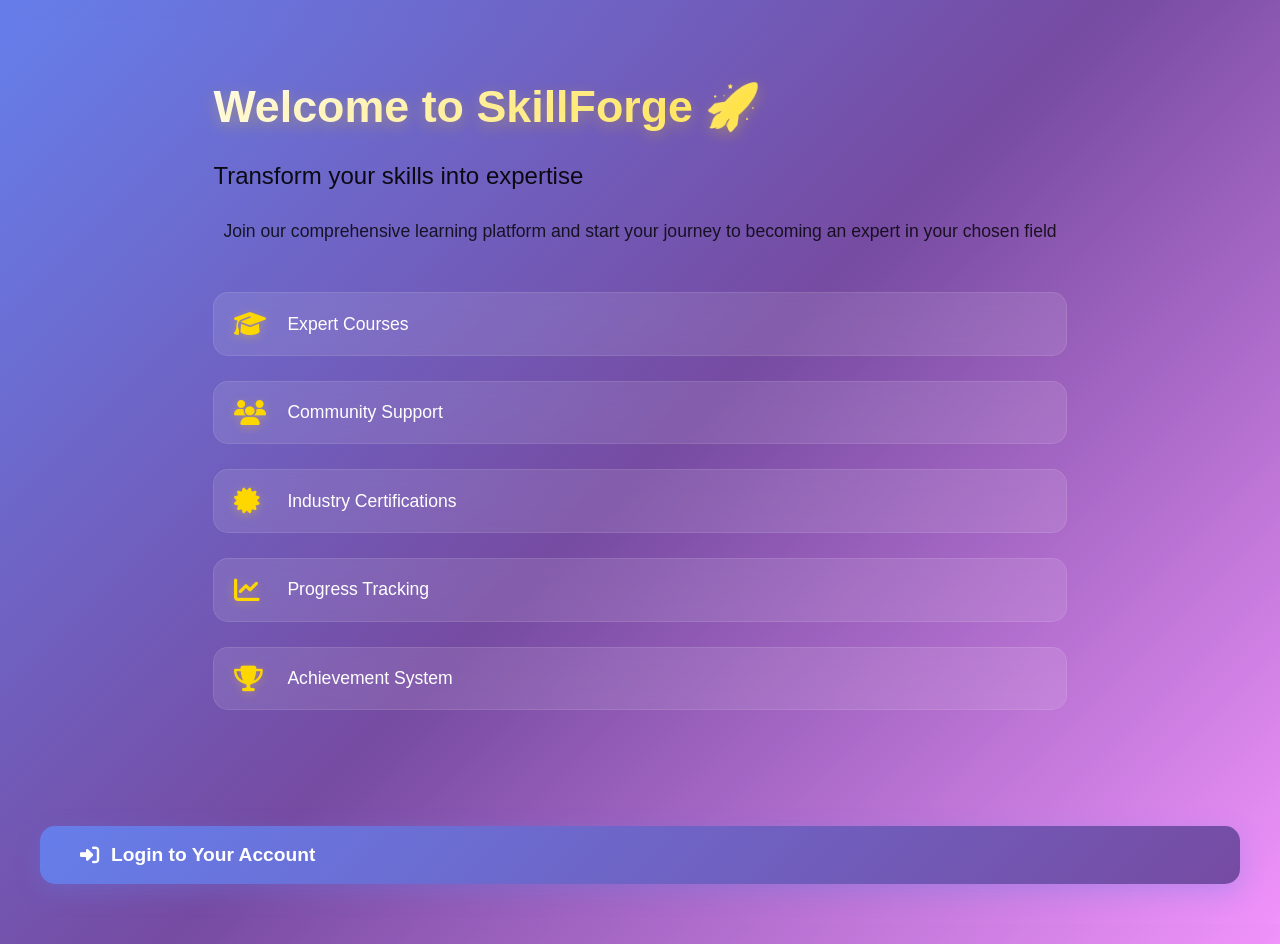
<file: index.html>
<!DOCTYPE html>
<html lang="en">
<head>
    <meta charset="UTF-8">
    <meta name="viewport" content="width=device-width, initial-scale=1.0">
    <title>SkillForge - Welcome</title>
    <link rel="stylesheet" href="style.css">
    <link rel="stylesheet" href="https://cdnjs.cloudflare.com/ajax/libs/font-awesome/6.5.0/css/all.min.css">
</head>
<body>
    <div class="welcome-container" id="welcomeContainer">
        <!-- Welcome Content -->
        <div class="welcome-full">
            <div class="welcome-content">
                <h1 class="welcome-title">
                    Welcome to SkillForge 🚀
                </h1>
                <h2 class="welcome-subtitle">
                    Transform your skills into expertise
                </h2>
                <p class="welcome-description">
                    Join our comprehensive learning platform and start your journey to becoming an expert in your chosen field
                </p>
                
                <div class="features-list">
                    <div class="feature-item">
                        <i class="fas fa-graduation-cap"></i>
                        <span>Expert Courses</span>
                    </div>
                    <div class="feature-item">
                        <i class="fas fa-users"></i>
                        <span>Community Support</span>
                    </div>
                    <div class="feature-item">
                        <i class="fas fa-certificate"></i>
                        <span>Industry Certifications</span>
                    </div>
                    <div class="feature-item">
                        <i class="fas fa-chart-line"></i>
                        <span>Progress Tracking</span>
                    </div>
                    <div class="feature-item">
                        <i class="fas fa-trophy"></i>
                        <span>Achievement System</span>
                    </div>
                </div>
            </div>
        </div>
        
        <!-- Login Button -->
        <div class="login-action">
            <button class="login-btn-main" onclick="window.location.href='login.html'">
                <i class="fas fa-sign-in-alt"></i>
                Login to Your Account
            </button>
        </div>
    </div>

    <script src="script.js"></script>
</body>
</html>
</file>
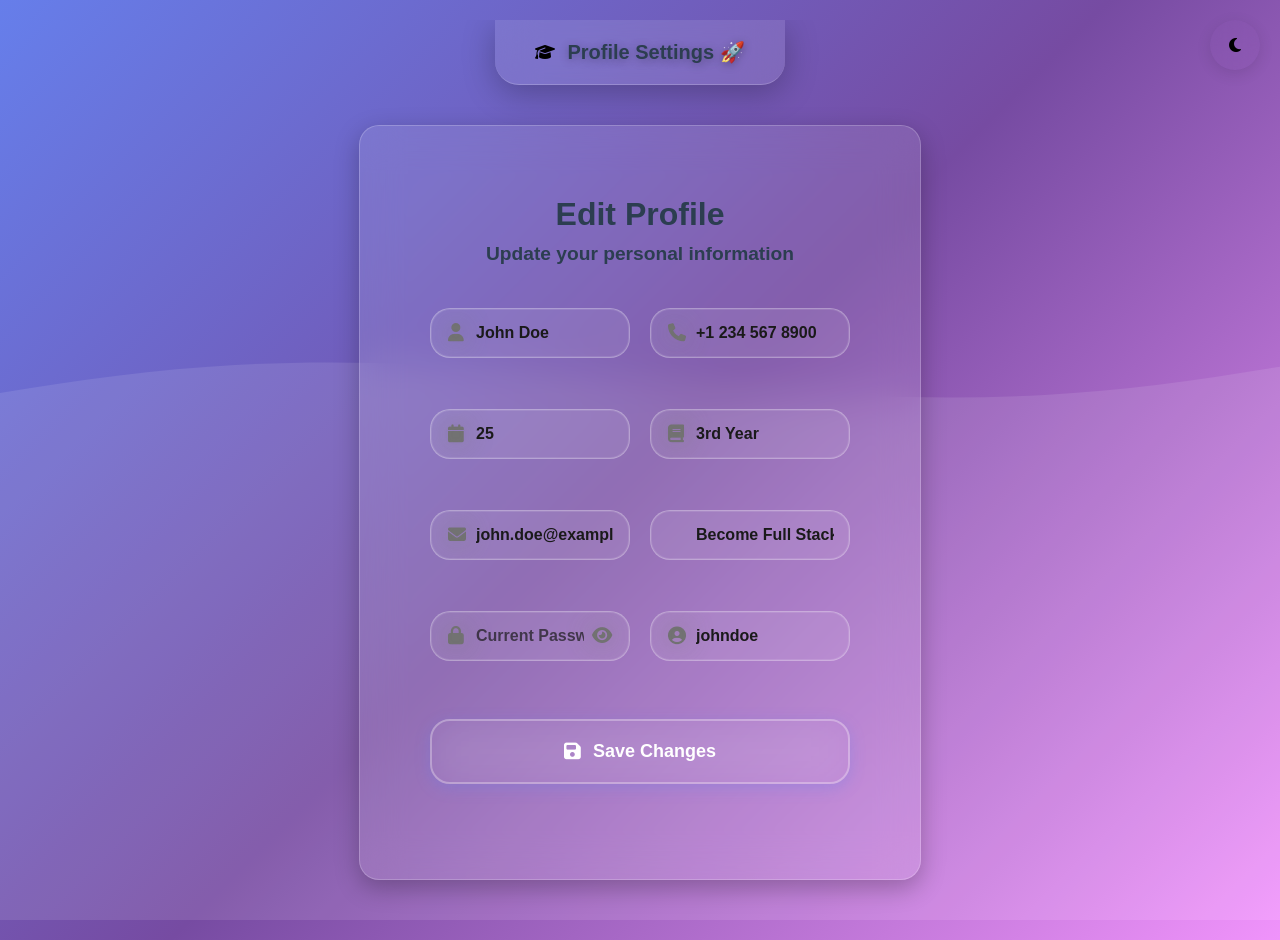
<file: profile.html>
<!DOCTYPE html>
<html lang="en">
<head>
    <meta charset="UTF-8">
    <meta name="viewport" content="width=device-width, initial-scale=1.0">
    <title>SkillForge - Profile Settings</title>
    <link rel="stylesheet" href="style.css">
    <link rel="stylesheet" href="https://cdnjs.cloudflare.com/ajax/libs/font-awesome/6.5.0/css/all.min.css">
</head>
<body>
    <div class="signup-container" id="profileContainer">
        <!-- Dashboard Header -->
        <header class="signup-header">
            <div class="header-brand">
                <i class="fa-solid fa-graduation-cap"></i>
                <h3>Profile Settings 🚀</h3>
            </div>
        </header>

        <!-- Profile Content -->
        <div class="signup-content-grid">
            <div class="panel profile-panel">
                <div class="panel-content">
                    <div class="profile-form">
                        <h2 class="form-title">Edit Profile</h2>
                        <p class="form-subtitle">Update your personal information</p>
                        
                        <form id="profileForm">
                            <div class="form-columns">
                                <!-- Left Column -->
                                <div class="form-column">
                                    <div class="input-group">
                                        <i class="fas fa-user input-icon"></i>
                                        <input type="text" id="fullName" placeholder="Full Name" value="John Doe">
                                    </div>
                                    
                                    <div class="input-group">
                                        <i class="fas fa-calendar input-icon"></i>
                                        <input type="number" id="age" placeholder="Age" value="25" min="16" max="100">
                                    </div>
                                    
                                    <div class="input-group">
                                        <i class="fas fa-envelope input-icon"></i>
                                        <input type="email" id="email" placeholder="Email Address" value="john.doe@example.com">
                                    </div>
                                    
                                    <div class="input-group">
                                        <i class="fas fa-lock input-icon"></i>
                                        <i class="fa-solid fa-eye password-toggle" onclick="togglePassword('currentPassword', this)"></i>
                                        <input type="password" id="currentPassword" placeholder="Current Password">
                                    </div>
                                </div>
                                
                                <!-- Right Column -->
                                <div class="form-column">
                                    <div class="input-group">
                                        <i class="fas fa-phone input-icon"></i>
                                        <input type="tel" id="phone" placeholder="Phone Number" value="+1 234 567 8900">
                                    </div>
                                    
                                    <div class="input-group">
                                        <i class="fas fa-book input-icon"></i>
                                        <input type="text" id="year" placeholder="Academic Year" value="3rd Year">
                                    </div>
                                    
                                    <div class="input-group">
                                        <i class="fas fa-target input-icon"></i>
                                        <input type="text" id="goal" placeholder="Learning Goal" value="Become Full Stack Developer">
                                    </div>
                                    
                                    <div class="input-group">
                                        <i class="fas fa-user-circle input-icon"></i>
                                        <input type="text" id="username" placeholder="Username" value="johndoe">
                                    </div>
                                </div>
                            </div>
                            
                            <button type="submit" class="signup-btn">
                                <i class="fas fa-save"></i>
                                Save Changes
                            </button>
                        </form>
                    </div>
                </div>
            </div>
        </div>
    </div>

    <script src="app.js"></script>
</body>
</html>
</file>
<file: style.css>
/* Modern Signup Page with Panel Exchange Animations */

* {
    margin: 0;
    padding: 0;
    box-sizing: border-box;
}

body {
    font-family: 'Segoe UI', Tahoma, Geneva, Verdana, sans-serif;
    background: linear-gradient(135deg, #667eea 0%, #764ba2 50%, #f093fb 100%);
    min-height: 100vh;
    display: flex;
    justify-content: center;
    align-items: flex-start;
    overflow-x: hidden;
    overflow-y: auto;
    padding: 20px 0;
    animation: backgroundShift 8s ease-in-out infinite;
}

/* Main Container */
.signup-container {
    display: flex;
    flex-direction: column;
    width: 100%;
    min-height: 100vh;
    background: linear-gradient(135deg, #667eea 0%, #764ba2 50%, #f093fb 100%);
    animation: backgroundShift 8s ease-in-out infinite;
    position: relative;
    overflow-x: hidden;
}

/* Dashboard Header */
.signup-header {
    background: rgba(255, 255, 255, 0.1);
    backdrop-filter: blur(20px);
    padding: 20px 40px;
    border-bottom: 1px solid rgba(255, 255, 255, 0.2);
    display: flex;
    justify-content: space-between;
    align-items: center;
    box-shadow: 0 8px 32px rgba(0, 0, 0, 0.25);
    position: sticky;
    top: 0;
    z-index: 100;
    animation: slideInDown 0.8s cubic-bezier(0.23, 1, 0.32, 1);
    border-radius: 0 0 24px 24px;
    margin: 0 20px;
}

.header-brand {
    display: flex;
    align-items: center;
    gap: 12px;
}

.header-brand h3 {
    color: white;
    font-size: 20px;
    margin: 0;
    text-shadow: 0 2px 10px rgba(0, 0, 0, 0.3);
}

/* Welcome Container */
.welcome-container {
    display: flex;
    flex-direction: column;
    width: 100%;
    min-height: 100vh;
    background: linear-gradient(135deg, #667eea 0%, #764ba2 50%, #f093fb 100%);
    animation: backgroundShift 8s ease-in-out infinite;
    position: relative;
    overflow-x: hidden;
}

/* Welcome Full Section */
.welcome-full {
    flex: 1;
    display: flex;
    align-items: center;
    justify-content: center;
    padding: 40px;
}

/* Login Action Section */
.login-action {
    padding: 40px;
    display: flex;
    justify-content: center;
    align-items: center;
}

/* Main Login Button */
.login-btn-main {
    padding: 18px 40px;
    background: linear-gradient(135deg, #667eea, #764ba2);
    color: white;
    border: none;
    border-radius: 15px;
    font-size: 1.2rem;
    font-weight: 600;
    cursor: pointer;
    transition: all 0.3s ease;
    display: flex;
    align-items: center;
    gap: 12px;
    box-shadow: 0 8px 25px rgba(102, 126, 234, 0.3);
}

.login-btn-main:hover {
    transform: translateY(-3px);
    box-shadow: 0 12px 30px rgba(102, 126, 234, 0.4);
    background: linear-gradient(135deg, #764ba2, #667eea);
}

/* Content Grid - Horizontal Layout */
.signup-content-grid {
    display: flex;
    flex-direction: row;
    gap: 30px;
    padding: 40px;
    max-width: 1400px;
    margin: 0 auto;
    align-items: stretch;
}

/* Form Columns */
.form-columns {
    display: grid;
    grid-template-columns: 1fr 1fr;
    gap: 20px;
    margin-bottom: 20px;
}

.form-column {
    display: flex;
    flex-direction: column;
    gap: 15px;
}

/* Info Panel */
.info-panel {
    background: linear-gradient(135deg, rgba(102, 126, 234, 0.9), rgba(118, 75, 162, 0.9));
    color: white;
}

/* Profile Content */
.profile-content {
    display: flex;
    justify-content: center;
    padding: 40px;
    max-width: 1200px;
    margin: 0 auto;
}

/* Login Content */
.login-content {
    display: flex;
    justify-content: center;
    padding: 40px;
    max-width: 1200px;
    margin: 0 auto;
}

/* Login Panel */
.login-panel {
    background: rgba(255, 255, 255, 0.1);
    backdrop-filter: blur(20px);
    border-radius: 20px;
    box-shadow: 0 8px 25px rgba(0, 0, 0, 0.25);
    border: 1px solid rgba(255, 255, 255, 0.2);
    padding: 40px;
    transition: var(--transition-smooth);
    position: relative;
    overflow: hidden;
    width: 100%;
    max-width: 600px;
}

/* Login Button */
.login-btn {
    width: 100%;
    padding: 15px;
    background: linear-gradient(135deg, #667eea, #764ba2);
    color: white;
    border: none;
    border-radius: 15px;
    font-size: 1.1rem;
    font-weight: 600;
    cursor: pointer;
    transition: all 0.3s ease;
    display: flex;
    align-items: center;
    justify-content: center;
    gap: 10px;
    margin-top: 20px;
}

.login-btn:hover {
    transform: translateY(-3px);
    box-shadow: 0 10px 25px rgba(102, 126, 234, 0.3);
}

/* Google Button */
.google-btn {
    width: 100%;
    padding: 12px;
    background: rgba(255, 255, 255, 0.8);
    color: #333;
    border: 2px solid #e0e0e0;
    border-radius: 10px;
    font-size: 1rem;
    font-weight: 600;
    cursor: pointer;
    transition: all 0.3s ease;
    display: flex;
    align-items: center;
    justify-content: center;
    gap: 8px;
    margin-top: 15px;
}

.google-btn:hover {
    background: rgba(255, 255, 255, 0.9);
    transform: translateY(-2px);
    box-shadow: 0 5px 15px rgba(0, 0, 0, 0.1);
}

/* Divider */
.divider {
    text-align: center;
    margin: 20px 0;
    position: relative;
}

.divider::before {
    content: '';
    position: absolute;
    top: 50%;
    left: 0;
    right: 0;
    height: 1px;
    background: rgba(0, 0, 0, 0.1);
}

.divider span {
    background: rgba(255, 255, 255, 0.9);
    padding: 0 15px;
    position: relative;
    z-index: 1;
    font-size: 0.9rem;
    color: #666;
}

/* Sign Up Link Bottom */
.signup-link-bottom {
    text-align: center;
    margin-top: 20px;
    padding-top: 15px;
    border-top: 1px solid rgba(0, 0, 0, 0.1);
    animation: fadeInUp 0.5s ease-out;
}

.signup-link-bottom p {
    color: #666;
    font-size: 0.9rem;
    margin: 0;
    transition: all 0.2s ease;
}

.signup-link-bottom a {
    color: #667eea;
    text-decoration: none;
    font-weight: 600;
    transition: all 0.2s ease;
    transform: translateY(0);
}

.signup-link-bottom a:hover {
    color: #764ba2;
    text-decoration: underline;
    transform: translateY(-2px);
}

/* Profile Panel */
.profile-panel {
    background: rgba(255, 255, 255, 0.1);
    backdrop-filter: blur(20px);
    border-radius: 20px;
    box-shadow: 0 8px 25px rgba(0, 0, 0, 0.25);
    border: 1px solid rgba(255, 255, 255, 0.2);
    padding: 40px;
    transition: var(--transition-smooth);
    position: relative;
    overflow: hidden;
    width: 100%;
    max-width: 900px;
}

/* Form Sections */
.form-section {
    margin-bottom: 40px;
}

.section-title {
    font-size: 1.3rem;
    font-weight: 600;
    color: #333;
    margin-bottom: 20px;
    padding-bottom: 10px;
    border-bottom: 2px solid #667eea;
}

/* Form Select */
.form-select {
    width: 100%;
    padding: 15px 15px 15px 45px;
    border: 2px solid #e0e0e0;
    border-radius: 15px;
    font-size: 1rem;
    transition: all 0.3s ease;
    background: rgba(255, 255, 255, 0.8);
    color: #333;
    box-sizing: border-box;
    appearance: none;
    cursor: pointer;
}

.form-select:focus {
    outline: none;
    border-color: #667eea;
    box-shadow: 0 0 0 3px rgba(102, 126, 234, 0.1);
    transform: translateY(-2px);
}

/* Form Actions */
.form-actions {
    display: flex;
    gap: 15px;
    justify-content: flex-end;
    margin-top: 30px;
}

.save-btn, .cancel-btn {
    padding: 12px 24px;
    border: none;
    border-radius: 10px;
    font-size: 1rem;
    font-weight: 600;
    cursor: pointer;
    transition: all 0.3s ease;
    display: flex;
    align-items: center;
    gap: 8px;
}

.save-btn {
    background: linear-gradient(135deg, #667eea, #764ba2);
    color: white;
}

.save-btn:hover {
    transform: translateY(-2px);
    box-shadow: 0 8px 20px rgba(102, 126, 234, 0.3);
}

.cancel-btn {
    background: rgba(255, 255, 255, 0.8);
    color: #666;
    border: 2px solid #e0e0e0;
}

.cancel-btn:hover {
    background: rgba(255, 255, 255, 0.9);
    transform: translateY(-2px);
}

/* Panel Base Styles */
.panel {
    background: rgba(255, 255, 255, 0.1);
    backdrop-filter: blur(20px);
    border-radius: 20px;
    box-shadow: 0 8px 25px rgba(0, 0, 0, 0.25);
    border: 1px solid rgba(255, 255, 255, 0.2);
    padding: 30px;
    transition: var(--transition-smooth);
    position: relative;
    overflow: hidden;
    flex: 1;
    min-width: 0;
}

/* Welcome Panel */
.welcome-panel {
    background: linear-gradient(135deg, rgba(102, 126, 234, 0.9), rgba(118, 75, 162, 0.9));
    color: white;
    z-index: 2;
    transform: translateX(0);
}

.welcome-panel.exchange {
    transform: translateX(-100%);
}

/* Signup Panel */
.signup-panel {
    background: rgba(255, 255, 255, 0.95);
    z-index: 1;
    transform: translateX(0);
}

.signup-panel.exchange {
    transform: translateX(100%);
}

.panel-content {
    padding: 40px;
    width: 100%;
    max-width: 500px;
    overflow-y: auto;
    max-height: none;
    min-height: 100%;
}

/* Welcome Content */
.welcome-content {
    text-align: left;
    animation: fadeInUp 1s ease-out;
    padding: 20px;
}

.welcome-title {
    font-size: 2.8rem;
    font-weight: 700;
    margin-bottom: 25px;
    background: linear-gradient(45deg, #fff, #ffd700);
    -webkit-background-clip: text;
    -webkit-text-fill-color: transparent;
    background-clip: text;
    text-shadow: 0 4px 15px rgba(255, 215, 0, 0.3);
    line-height: 1.2;
    text-align: left;
}

.welcome-subtitle {
    font-size: 1.5rem;
    font-weight: 400;
    margin-bottom: 25px;
    opacity: 0.9;
    line-height: 1.4;
    text-align: left;
}

.welcome-description {
    font-size: 1.1rem;
    line-height: 1.7;
    margin-bottom: 45px;
    opacity: 0.8;
    padding: 0 10px;
}

/* Features List */
.features-list {
    display: flex;
    flex-direction: column;
    gap: 25px;
    margin-top: 20px;
}

.feature-item {
    display: flex;
    align-items: center;
    gap: 18px;
    padding: 18px 20px;
    background: rgba(255, 255, 255, 0.1);
    border-radius: 15px;
    backdrop-filter: blur(10px);
    transition: all 0.3s ease;
    border: 1px solid rgba(255, 255, 255, 0.1);
}

.feature-item:hover {
    background: rgba(255, 255, 255, 0.2);
    transform: translateX(10px);
    border-color: rgba(255, 215, 0, 0.3);
}

.feature-item i {
    font-size: 1.6rem;
    color: #ffd700;
    min-width: 35px;
    text-shadow: 0 2px 10px rgba(255, 215, 0, 0.3);
}

.feature-item span {
    font-size: 1.1rem;
    font-weight: 500;
    color: #fff;
    line-height: 1.3;
}

/* Signup Form */
.signup-form {
    animation: fadeInUp 1s ease-out 0.3s both;
}

.form-title {
    font-size: 2rem;
    font-weight: 700;
    color: #2c3e50;
    margin-bottom: 10px;
    text-align: center;
}

.form-subtitle {
    font-size: 1rem;
    color: #666;
    text-align: center;
    margin-bottom: 30px;
}

/* Input Groups */
.input-group {
    position: relative;
    margin-bottom: 20px;
}

.input-icon {
    position: absolute;
    left: 15px;
    top: 50%;
    transform: translateY(-50%);
    color: #667eea;
    font-size: 1.1rem;
    transition: color 0.3s ease;
    z-index: 10;
}

.input-group input {
    width: 100%;
    padding: 15px 45px 15px 45px;
    border: 2px solid #e0e0e0;
    border-radius: 15px;
    font-size: 1rem;
    transition: all 0.3s ease;
    background: rgba(255, 255, 255, 0.8);
    color: #333;
    box-sizing: border-box;
}

.input-group input:focus {
    outline: none;
    border-color: #667eea;
    box-shadow: 0 0 0 3px rgba(102, 126, 234, 0.1);
    transform: translateY(-2px);
}

.input-group input:focus ~ .input-icon {
    color: #667eea;
}

.password-toggle {
    position: absolute;
    right: 15px;
    top: 50%;
    transform: translateY(-50%);
    color: #666;
    cursor: pointer;
    font-size: 1.1rem;
    transition: color 0.3s ease;
    z-index: 10;
}

.password-toggle:hover {
    color: #667eea;
}

/* Special handling for password fields with both icons */
.input-group:has(.password-toggle) input {
    padding: 15px 45px 15px 45px;
}

/* For fields without password toggle, use original padding */
.input-group:not(:has(.password-toggle)) input {
    padding: 15px 15px 15px 45px;
}

/* Ensure all form rows are visible and properly spaced */
.form-row {
    margin-bottom: 20px;
    width: 100%;
    opacity: 1;
    visibility: visible;
    display: block;
}

/* Ensure first field is visible */
.form-row:first-child {
    opacity: 1;
    visibility: visible;
}

/* Ensure last fields are visible */
.form-row:last-child {
    opacity: 1;
    visibility: visible;
}

/* Ensure all input groups are visible */
.input-group {
    opacity: 1;
    visibility: visible;
    display: block;
}

.input-group input::placeholder {
    color: #999;
    opacity: 1;
}

.input-group input:focus::placeholder {
    color: #bbb;
}

/* Signup Button */
.signup-btn {
    width: 100%;
    padding: 15px;
    background: linear-gradient(135deg, #667eea, #764ba2);
    color: white;
    border: none;
    border-radius: 15px;
    font-size: 1.1rem;
    font-weight: 600;
    cursor: pointer;
    transition: all 0.3s ease;
    display: flex;
    align-items: center;
    justify-content: center;
    gap: 10px;
    margin-top: 30px;
}

.signup-btn:hover {
    transform: translateY(-3px);
    box-shadow: 0 10px 25px rgba(102, 126, 234, 0.3);
}

.signup-btn:active {
    transform: translateY(-1px);
}

.signup-btn i {
    font-size: 1.2rem;
}

/* Animations */
@keyframes fadeInUp {
    from {
        opacity: 0;
        transform: translateY(30px);
    }
    to {
        opacity: 1;
        transform: translateY(0);
    }
}

/* Hover Pause Effect */
.signup-container:hover .panel {
    animation-play-state: paused;
}

/* Responsive Design */
@media (max-width: 768px) {
    body {
        padding: 10px 0;
        overflow-x: auto;
        overflow-y: hidden;
    }
    
    .signup-container {
        width: 95%;
        height: auto;
        min-height: auto;
        max-height: none;
        flex-direction: column;
        overflow-x: hidden;
        overflow-y: auto;
        gap: 15px;
        padding: 15px;
    }
    
    .panel {
        width: 100%;
        height: auto;
        position: relative;
        transform: none !important;
        flex: none;
    }
    
    .welcome-panel, .signup-panel {
        left: 0;
        right: 0;
        top: auto;
    }
    
    .welcome-title {
        font-size: 2rem;
    }
    
    .welcome-subtitle {
        font-size: 1.1rem;
    }
    
    .panel-content {
        padding: 30px 20px;
        max-height: none;
        overflow-y: visible;
        min-height: auto;
    }
}

@media (max-width: 480px) {
    body {
        padding: 0;
    }
    
    .signup-container {
        width: 100%;
        border-radius: 0;
        height: auto;
        min-height: 100vh;
        max-height: none;
    }
    
    .welcome-title {
        font-size: 1.5rem;
    }
    
    .form-title {
        font-size: 1.5rem;
    }
    
    .panel-content {
        padding: 20px 15px;
        max-height: none;
        overflow-y: visible;
    }
    
    .features-list {
        gap: 15px;
    }
    
    .feature-item {
        padding: 12px;
    }
}

/* Animation State Classes */
.signup-container.exchanged .welcome-panel {
    transform: translateX(100%);
}

.signup-container.exchanged .signup-panel {
    transform: translateX(-100%);
}

/* Smooth transitions for all interactive elements */
* {
    transition: transform 0.3s ease, box-shadow 0.3s ease, background 0.3s ease;
}

/* VIOLET ANIMATED LOGIN CONTAINER */
.login-container {
  display: flex;
  min-height: 100vh;
  overflow: hidden;
  position: relative;
  width: 100%;
  justify-content: center;
  align-items: center;
  background: linear-gradient(135deg, #667eea 0%, #764ba2 50%, #f093fb 100%);
  animation: backgroundShift 8s ease-in-out infinite;
}

.login-container::after {
  content: '';
  position: absolute;
  top: 0;
  left: 0;
  right: 0;
  bottom: 0;
  background: url('data:image/svg+xml,<svg xmlns="http://www.w3.org/2000/svg" viewBox="0 0 200 200"><defs><pattern id="triangles" x="0" y="0" width="100" height="100" patternUnits="userSpaceOnUse"><polygon points="50,10 90,90 10,90" fill="rgba(255,215,0,0.15)" /><polygon points="50,30 80,80 20,80" fill="rgba(255,237,78,0.12)" /><polygon points="50,50 70,70 30,70" fill="rgba(255,255,255,0.08)" /></pattern></defs><rect width="100%" height="100%" fill="url(#triangles)" /></svg>') repeat;
  background-size: 120px 120px;
  animation: triangleFloat 12s linear infinite;
  pointer-events: none;
  z-index: 2;
  opacity: 0.9;
}

/* AVALON-INSPIRED LEFT PANEL - HIDDEN */
.left-panel {
  display: none;
}

/* AVALON-INSPIRED TRANSPARENT LOGIN BOX */
.right-panel {
  background: rgba(255, 255, 255, 0.03);
  backdrop-filter: blur(30px);
  border: 1px solid rgba(255, 255, 255, 0.15);
  border-radius: 32px;
  padding: 70px;
  width: 100%;
  max-width: 520px;
  margin: 20px;
  box-shadow: 0 40px 80px -20px rgba(0, 0, 0, 0.25), inset 0 0 0 1px rgba(255, 255, 255, 0.08), 0 0 100px rgba(255, 215, 0, 0.1);
  position: relative;
  overflow: hidden;
  animation: slideInScale 0.8s cubic-bezier(0.23, 1, 0.32, 1);
}

.right-panel::before {
  content: '';
  position: absolute;
  top: 0;
  left: 0;
  right: 0;
  bottom: 0;
  background: linear-gradient(135deg, rgba(255,255,255,0.08) 0%, transparent 50%, rgba(255,255,255,0.03) 100%);
  pointer-events: none;
  border-radius: 32px;
}

.right-panel::after {
  content: '';
  position: absolute;
  top: -50%;
  left: -50%;
  width: 200%;
  height: 200%;
  background: radial-gradient(circle, rgba(255,255,255,0.06) 0%, transparent 60%);
  pointer-events: none;
  animation: shimmer 3s ease-in-out infinite;
}

.login-form {
  width: 100%;
  max-width: 420px;
}

.login-header {
  display: flex;
  align-items: center;
  gap: 20px;
  margin-bottom: 15px;
  animation: slideInRight 0.8s cubic-bezier(0.23, 1, 0.32, 1);
}

.skillforge-logo {
  display: flex;
  align-items: center;
  justify-content: center;
  gap: 12px;
  color: white;
  font-size: 2rem;
  font-weight: 800;
  margin-bottom: 20px;
  animation: logoFloat 3s ease-in-out infinite;
  text-shadow: 0 3px 15px rgba(0, 0, 0, 0.4);
}

.skillforge-logo i {
  font-size: 2.2rem;
  color: #ffd700;
  animation: iconGlow 2s ease-in-out infinite alternate;
}

.login-logo {
  display: flex;
  align-items: center;
  gap: 8px;
  color: white;
  font-size: 1.5rem;
  font-weight: 700;
  animation: logoFloat 3s ease-in-out infinite;
  text-shadow: 0 2px 10px rgba(0, 0, 0, 0.3);
}

.login-logo i {
  font-size: 1.8rem;
  color: #ffd700;
  animation: iconGlow 2s ease-in-out infinite alternate;
}

.login-form h2 {
  font-size: 3rem;
  margin: 0;
  color: white;
  font-weight: 800;
  text-align: center;
  text-shadow: 0 3px 15px rgba(0, 0, 0, 0.4);
}

.signup-form h2 {
  font-size: 3rem;
  margin: 0 0 35px 0;
  color: white;
  font-weight: 800;
  text-align: center;
  text-shadow: 0 3px 15px rgba(0, 0, 0, 0.4);
}

.form-subtitle {
  color: #2c3e50;
  margin: 0 0 35px 0;
  font-size: 1.2rem;
  text-align: center;
  animation: slideInRight 0.8s cubic-bezier(0.23, 1, 0.32, 1) 0.1s both;
  font-weight: 600;
}

.input-group {
  position: relative;
  margin-bottom: 20px;
  animation: fadeInUp 0.8s cubic-bezier(0.23, 1, 0.32, 1) both;
}

.input-icon {
  position: absolute;
  left: 18px;
  top: 50%;
  transform: translateY(-50%);
  color: #666;
  font-size: 18px;
  z-index: 1;
}

.input-group input {
  width: 100%;
  padding: 20px 20px 20px 55px;
  border: 1px solid rgba(255, 255, 255, 0.3);
  border-radius: 20px;
  background: rgba(255, 255, 255, 0.08);
  color: #1a1a1a;
  font-size: 16px;
  font-weight: 600;
  transition: var(--transition-smooth);
  box-sizing: border-box;
  position: relative;
  z-index: 1;
  backdrop-filter: blur(15px);
  box-shadow: inset 0 0 0 1px rgba(255, 255, 255, 0.1);
}

.input-group input::placeholder {
  color: rgba(26, 26, 26, 0.7);
}

.input-group input:focus {
  border-color: rgba(255, 255, 255, 0.5);
  box-shadow: 0 0 0 2px rgba(255, 255, 255, 0.2), 0 0 20px rgba(255, 255, 255, 0.1);
  outline: none;
  transform: translateY(-2px);
  background: rgba(255, 255, 255, 0.12);
}

.input-group::before {
  content: '';
  position: absolute;
  top: 0;
  left: 0;
  right: 0;
  bottom: 0;
  background: linear-gradient(90deg, var(--primary) 0%, transparent);
  height: 2px;
  width: 0;
  transition: width 0.3s ease;
  opacity: 0;
}

.input-group:focus-within::before {
  width: 100%;
  opacity: 1;
}

.password-toggle {
  position: absolute;
  right: 18px;
  top: 50%;
  transform: translateY(-50%);
  color: #666;
  cursor: pointer;
  font-size: 18px;
  z-index: 1;
  transition: var(--transition);
}

.password-symbol {
  position: absolute;
  right: 50px;
  top: 50%;
  transform: translateY(-50%);
  color: #ffd700;
  font-size: 16px;
  z-index: 1;
  pointer-events: none;
}

.form-options {
  display: flex;
  justify-content: space-between;
  align-items: center;
  margin-bottom: 25px;
}

.checkbox-container {
  display: flex;
  align-items: center;
  gap: 10px;
  cursor: pointer;
  font-size: 16px;
  color: #000000;
  font-weight: 600;
}

.checkbox-container input[type="checkbox"] {
  display: none;
}

.checkmark {
  width: 18px;
  height: 18px;
  border: 2px solid rgba(255, 215, 0, 0.5);
  border-radius: 4px;
  display: flex;
  align-items: center;
  justify-content: center;
  transition: var(--transition);
  background: rgba(255, 255, 255, 0.1);
}

.checkbox-container input[type="checkbox"]:checked + .checkmark {
  background: linear-gradient(135deg, #667eea 0%, #764ba2 100%);
  border-color: #667eea;
  box-shadow: 0 0 10px rgba(255, 215, 0, 0.4);
}

.checkbox-container input[type="checkbox"]:checked + .checkmark::after {
  content: '✓';
  color: white;
  font-size: 12px;
  font-weight: bold;
}

.forgot-link {
  color: #000000;
  text-decoration: none;
  font-size: 16px;
  transition: var(--transition);
  font-weight: 700;
}

.forgot-link:hover {
  color: #764ba2;
  text-decoration: underline;
}

.login-btn, .signup-btn {
  width: 100%;
  padding: 20px 30px;
  background: #007bff;
  color: white;
  border: 2px solid rgba(255, 255, 255, 0.3);
  border-radius: 20px;
  font-size: 18px;
  font-weight: 800;
  cursor: pointer;
  transition: var(--transition-smooth);
  display: flex;
  align-items: center;
  justify-content: center;
  gap: 12px;
  margin-bottom: 25px;
  box-shadow: 0 8px 32px rgba(0, 123, 255, 0.4), inset 0 0 0 1px rgba(255, 255, 255, 0.2);
  position: relative;
  overflow: hidden;
  transform-style: preserve-3d;
  backdrop-filter: blur(20px);
  animation: fadeInUp 0.8s cubic-bezier(0.23, 1, 0.32, 1) 0.3s both;
}

.login-btn::before, .signup-btn::before {
  content: '';
  position: absolute;
  top: 50%;
  left: 50%;
  width: 0;
  height: 0;
  border-radius: 50%;
  background: rgba(255,255,255,0.3);
  transform: translate(-50%, -50%);
  transition: width 0.6s, height 0.6s;
}

.login-btn:hover::before, .signup-btn:hover::before {
  width: 300px;
  height: 300px;
}

.login-btn:hover, .signup-btn:hover {
  transform: translateY(-4px) scale(1.02);
  box-shadow: 0 12px 35px rgba(255, 255, 255, 0.3);
  border-color: rgba(255, 255, 255, 0.5);
}

.google-btn {
  width: 100%;
  padding: 20px 30px;
  background: rgba(255, 255, 255, 0.08);
  color: #666;
  border: 1px solid rgba(255, 255, 255, 0.2);
  border-radius: 20px;
  font-size: 18px;
  font-weight: 700;
  cursor: pointer;
  transition: var(--transition-smooth);
  display: flex;
  align-items: center;
  justify-content: center;
  gap: 14px;
  margin-bottom: 25px;
  position: relative;
  overflow: hidden;
  transform-style: preserve-3d;
  backdrop-filter: blur(15px);
  animation: fadeInUp 0.8s cubic-bezier(0.23, 1, 0.32, 1) 0.4s both;
  box-shadow: inset 0 0 0 1px rgba(255, 255, 255, 0.1);
}

.google-btn::before {
  content: '';
  position: absolute;
  top: 50%;
  left: 50%;
  width: 0;
  height: 0;
  border-radius: 50%;
  background: rgba(255,255,255,0.2);
  transform: translate(-50%, -50%);
  transition: width 0.6s, height 0.6s;
}

.google-btn:hover::before {
  width: 300px;
  height: 300px;
  background: rgba(255,255,255,0.3);
}

.google-btn:hover {
  transform: translateY(-4px) scale(1.03);
  box-shadow: 0 10px 30px rgba(255, 215, 0, 0.3);
  background: rgba(255, 215, 0, 0.2);
}

.google-btn i {
  color: #666;
  background: rgba(234, 67, 53, 0.8);
  padding: 6px;
  border-radius: 6px;
  backdrop-filter: blur(10px);
}

.signup-link {
  text-align: center;
  color: #000000;
  font-size: 16px;
  margin: 0;
  font-weight: 600;
}

.signup-link a {
  color: #000000;
  text-decoration: none;
  font-weight: 600;
  transition: var(--transition);
}

.signup-link a:hover {
  color: #667eea;
  text-decoration: underline;
}

/* WIDE DASHBOARD */
.horizontal-dashboard {
  display: flex;
  flex-direction: column;
  min-height: 100vh;
  max-height: 100vh;
  background: linear-gradient(135deg, #667eea 0%, #764ba2 50%, #f093fb 100%);
  animation: backgroundShift 8s ease-in-out infinite;
  overflow-x: hidden;
  width: 100%;
  margin: 0;
  position: relative;
}

.horizontal-dashboard::before {
  content: '';
  position: absolute;
  top: 0;
  left: 0;
  right: 0;
  bottom: 0;
  background: url('data:image/svg+xml,<svg xmlns="http://www.w3.org/2000/svg" viewBox="0 0 1440 320"><path fill="rgba(255,255,255,0.1)" d="M0,96L48,112C96,128,192,160,288,160C384,160,480,128,576,122.7C672,117,768,139,864,133.3C960,128,1056,96,1152,90.7C1248,85,1344,107,1392,117.3L1440,128L1440,320L1392,320C1344,320,1248,320,1152,320C1056,320,960,320,864,320C768,320,672,320,576,320C480,320,384,320,288,320C192,320,96,320,48,320L0,320Z"></path></svg>') no-repeat bottom;
  background-size: cover;
  pointer-events: none;
}

.horizontal-dashboard::after {
  content: '';
  position: absolute;
  top: 0;
  left: 0;
  right: 0;
  bottom: 0;
  background: url('data:image/svg+xml,<svg xmlns="http://www.w3.org/2000/svg" viewBox="0 0 200 200"><defs><pattern id="triangles" x="0" y="0" width="100" height="100" patternUnits="userSpaceOnUse"><polygon points="50,10 90,90 10,90" fill="rgba(255,215,0,0.15)" /><polygon points="50,30 80,80 20,80" fill="rgba(255,237,78,0.12)" /><polygon points="50,50 70,70 30,70" fill="rgba(255,255,255,0.08)" /></pattern></defs><rect width="100%" height="100%" fill="url(#triangles)" /></svg>') repeat;
  background-size: 120px 120px;
  animation: triangleFloat 12s linear infinite;
  pointer-events: none;
  z-index: 2;
  opacity: 0.9;
}

.dashboard-header {
  background: rgba(255, 255, 255, 0.1);
  backdrop-filter: blur(20px);
  padding: 20px 40px;
  border-bottom: 1px solid rgba(255, 255, 255, 0.2);
  display: flex;
  justify-content: space-between;
  align-items: center;
  box-shadow: 0 8px 32px rgba(0, 0, 0, 0.25);
  position: sticky;
  top: 0;
  z-index: 100;
  animation: slideInDown 0.8s cubic-bezier(0.23, 1, 0.32, 1);
  border-radius: 0 0 24px 24px;
  margin: 0 20px;
}

.header-brand {
  display: flex;
  align-items: center;
  gap: 12px;
}

.header-brand h3 {
  color: #2c3e50;
  font-size: 20px;
  margin: 0;
  text-shadow: 0 2px 10px rgba(0, 0, 0, 0.3);
}

.header-nav {
  display: flex;
  gap: 30px;
  align-items: center;
}

.header-nav button {
  background: rgba(255, 255, 255, 0.1);
  border: 1px solid rgba(255, 255, 255, 0.2);
  color: #666;
  font-size: 15px;
  font-weight: 500;
  cursor: pointer;
  padding: 8px 16px;
  border-radius: 12px;
  transition: var(--transition-smooth);
  display: flex;
  align-items: center;
  gap: 8px;
  backdrop-filter: blur(10px);
}

.header-nav button:hover {
  background: rgba(255, 255, 255, 0.2);
  transform: translateY(-3px) scale(1.05);
  box-shadow: 0 8px 25px rgba(255, 255, 255, 0.3);
  border-color: rgba(255, 193, 7, 0.4);
}

.header-nav button.active {
  background: linear-gradient(135deg, #667eea 0%, #764ba2 100%);
  color: #666;
  box-shadow: 0 8px 25px rgba(102, 126, 234, 0.4);
  transform: scale(1.05);
  border-color: rgba(255, 255, 255, 0.3);
}

.header-actions {
  display: flex;
  gap: 15px;
  align-items: center;
}

.theme-toggle {
  background: rgba(255, 255, 255, 0.1);
  color: #666;
  border: 1px solid rgba(255, 255, 255, 0.2);
  padding: 8px 12px;
  border-radius: 12px;
  cursor: pointer;
  font-size: 16px;
  transition: var(--transition-smooth);
  backdrop-filter: blur(10px);
}

.theme-toggle:hover {
  transform: scale(1.1);
  background: rgba(255, 255, 255, 0.2);
  box-shadow: 0 4px 15px rgba(255, 255, 255, 0.2);
}

.horizontal-content {
  flex: 1;
  padding: 40px;
  overflow-y: auto;
  overflow-x: hidden;
  max-height: calc(100vh - 100px);
}

.horizontal-tab {
  display: none;
  animation: fadeIn 0.5s ease;
}

.horizontal-tab.active {
  display: block;
}

/* Horizontal Stats Grid */
.horizontal-stats {
  display: grid;
  grid-template-columns: repeat(auto-fit, minmax(250px, 1fr));
  gap: 25px;
  margin-bottom: 40px;
}

.horizontal-stat-card {
  background: rgba(255, 255, 255, 0.1);
  padding: 30px;
  border-radius: 20px;
  box-shadow: 0 8px 25px rgba(0, 0, 0, 0.25);
  display: flex;
  align-items: center;
  gap: 20px;
  transition: var(--transition-smooth);
  position: relative;
  overflow: hidden;
  backdrop-filter: blur(20px);
  border: 1px solid rgba(255, 255, 255, 0.2);
  animation: fadeInUp 0.8s cubic-bezier(0.23, 1, 0.32, 1) both;
}

.horizontal-stat-card::before {
  content: '';
  position: absolute;
  top: 0;
  left: 0;
  right: 0;
  bottom: 0;
  background: linear-gradient(45deg, transparent, rgba(255,255,255,0.05) 50%, transparent);
  pointer-events: none;
}

.horizontal-stat-icon {
  width: 60px;
  height: 60px;
  background: linear-gradient(135deg, #667eea 0%, #764ba2 100%);
  border-radius: 15px;
  display: flex;
  align-items: center;
  justify-content: center;
  color: #1a1a1a;
  font-size: 24px;
  box-shadow: 0 4px 15px rgba(102, 126, 234, 0.3);
  position: relative;
  overflow: hidden;
}

.horizontal-stat-icon::before {
  content: '';
  position: absolute;
  top: 50%;
  left: 50%;
  width: 100%;
  height: 100%;
  background: linear-gradient(45deg, transparent, rgba(255,255,255,0.2));
  transform: translate(-50%, -50%);
  transition: all 0.3s;
}

.horizontal-stat-info h3 {
  margin: 0;
  font-size: 2rem;
  color: #2c3e50;
  text-shadow: 0 2px 10px rgba(0, 0, 0, 0.3);
}

.horizontal-stat-info p {
  margin: 5px 0 0 0;
  color: #666;
  font-size: 14px;
  font-weight: 500;
}

/* Horizontal Courses Grid */
.horizontal-courses {
  display: grid;
  grid-template-columns: repeat(auto-fill, minmax(320px, 1fr));
  gap: 30px;
  margin-top: 30px;
}

.horizontal-course-card {
  background: rgba(255, 255, 255, 0.1);
  border-radius: 20px;
  overflow: hidden;
  box-shadow: 0 8px 25px rgba(0, 0, 0, 0.25);
  transition: var(--transition-smooth);
  position: relative;
  overflow: hidden;
  transform-style: preserve-3d;
  backdrop-filter: blur(20px);
  border: 1px solid rgba(255, 255, 255, 0.2);
  animation: fadeInUp 0.8s cubic-bezier(0.23, 1, 0.32, 1) 0.2s both;
}

.horizontal-course-card::before {
  content: '';
  position: absolute;
  top: 0;
  left: -100%;
  width: 100%;
  height: 100%;
  background: linear-gradient(90deg, transparent, rgba(255,255,255,0.05) 50%, transparent);
  transition: left 0.5s ease;
  opacity: 0;
}

.horizontal-course-card:hover::before {
  left: 100%;
  opacity: 1;
}

.course-content {
  padding: 25px;
}

.course-content h3 {
  margin: 0 0 12px 0;
  color: #2c3e50;
  font-size: 1.3rem;
  text-shadow: 0 2px 10px rgba(0, 0, 0, 0.3);
}

.course-content p {
  margin: 0 0 20px 0;
  color: #666;
  font-size: 14px;
  line-height: 1.6;
  font-weight: 500;
}

/* Horizontal Activity Section */
.horizontal-activity {
  margin-top: 40px;
}

.activity-grid {
  display: grid;
  grid-template-columns: 2fr 1fr;
  gap: 30px;
}

.recent-activity-list {
  background: rgba(255, 255, 255, 0.1);
  border-radius: 20px;
  padding: 25px;
  box-shadow: 0 8px 25px rgba(0, 0, 0, 0.25);
  backdrop-filter: blur(20px);
  border: 1px solid rgba(255, 255, 255, 0.2);
  animation: slideInLeft 0.8s cubic-bezier(0.23, 1, 0.32, 1) both;
}

.achievement-sidebar {
  background: rgba(255, 255, 255, 0.1);
  border-radius: 20px;
  padding: 25px;
  box-shadow: 0 8px 25px rgba(0, 0, 0, 0.25);
  backdrop-filter: blur(20px);
  border: 1px solid rgba(255, 255, 255, 0.2);
  animation: slideInRight 0.8s cubic-bezier(0.23, 1, 0.32, 1) both;
}

.horizontal-activity-item {
  display: flex;
  align-items: center;
  gap: 15px;
  padding: 15px 0;
  border-bottom: 1px solid rgba(255, 255, 255, 0.2);
  transition: var(--transition);
  position: relative;
  overflow: hidden;
}

.horizontal-activity-item::before {
  content: '';
  position: absolute;
  top: 0;
  left: -100%;
  width: 100%;
  height: 100%;
  background: linear-gradient(90deg, transparent, rgba(102, 126, 234, 0.05) 50%, transparent);
  transition: left 0.5s ease;
}

.horizontal-activity-item:hover::before {
  left: 100%;
}

.horizontal-activity-item:last-child {
  border-bottom: none;
}

.horizontal-activity-item:hover {
  background: rgba(255, 255, 255, 0.1);
  margin: 0 -25px;
  padding: 15px 25px;
  transform: translateX(5px);
  border-radius: 12px;
}

.activity-icon {
  width: 45px;
  height: 45px;
  background: linear-gradient(135deg, #667eea 0%, #764ba2 100%);
  border-radius: 12px;
  display: flex;
  align-items: center;
  justify-content: center;
  color: #1a1a1a;
  font-size: 20px;
  box-shadow: 0 6px 20px rgba(102, 126, 234, 0.4);
  position: relative;
  overflow: hidden;
  border: 2px solid rgba(255, 193, 7, 0.5);
  transition: var(--transition-smooth);
}

.activity-icon:hover {
  transform: scale(1.1) rotate(5deg);
  box-shadow: 0 8px 25px rgba(102, 126, 234, 0.5);
}

.activity-icon::before {
  content: '';
  position: absolute;
  top: 50%;
  left: 50%;
  width: 100%;
  height: 100%;
  background: linear-gradient(45deg, transparent, rgba(255,255,255,0.3));
  transform: translate(-50%, -50%);
  transition: all 0.3s;
}

.activity-details h4 {
  margin: 0 0 5px 0;
  color: #2c3e50;
  font-size: 15px;
  text-shadow: 0 2px 10px rgba(0, 0, 0, 0.3);
}

.activity-details span {
  color: #666;
  font-size: 13px;
  font-weight: 500;
}

/* SIGNUP PAGE ENHANCEMENTS */
.signup-container {
  display: flex;
  min-height: 100vh;
  overflow: hidden;
  position: relative;
  width: 100%;
  justify-content: center;
  align-items: center;
  background: linear-gradient(135deg, #667eea 0%, #764ba2 50%, #f093fb 100%);
  animation: backgroundShift 8s ease-in-out infinite;
}

/* ANIMATED RECTANGLE CONTAINER WITH POSITION EXCHANGE */
.rectangle-container {
  position: fixed;
  top: 0;
  left: 0;
  width: 100%;
  height: 100%;
  pointer-events: none;
  z-index: 1;
  perspective: 1000px;
}

.animated-rect {
  position: absolute;
  border-radius: 20px;
  opacity: 0.15;
  animation: positionExchange 15s ease-in-out infinite;
  transform-style: preserve-3d;
  backdrop-filter: blur(2px);
  box-shadow: 0 10px 30px rgba(0, 0, 0, 0.2);
}

.rect-1 {
  width: 200px;
  height: 200px;
  background: linear-gradient(45deg, rgba(255, 215, 0, 0.4), rgba(255, 193, 7, 0.3));
  top: 10%;
  left: 10%;
  animation-delay: 0s;
  transform-origin: center center;
}

.rect-2 {
  width: 150px;
  height: 150px;
  background: linear-gradient(45deg, rgba(102, 126, 234, 0.4), rgba(118, 75, 162, 0.3));
  top: 20%;
  right: 15%;
  animation-delay: 3.75s;
  transform-origin: center center;
}

.rect-3 {
  width: 180px;
  height: 180px;
  background: linear-gradient(45deg, rgba(240, 147, 251, 0.4), rgba(240, 147, 251, 0.3));
  bottom: 20%;
  left: 20%;
  animation-delay: 7.5s;
  transform-origin: center center;
}

.rect-4 {
  width: 120px;
  height: 120px;
  background: linear-gradient(45deg, rgba(168, 85, 247, 0.4), rgba(147, 51, 234, 0.3));
  bottom: 15%;
  right: 10%;
  animation-delay: 11.25s;
  transform-origin: center center;
}

/* Enhanced position exchange animation */
@keyframes positionExchange {
  0% {
    transform: translate(0, 0) rotate(0deg) scale(1);
    opacity: 0.15;
  }
  12.5% {
    transform: translate(300px, -100px) rotate(45deg) scale(0.8);
    opacity: 0.25;
  }
  25% {
    transform: translate(600px, 0) rotate(90deg) scale(1.2);
    opacity: 0.35;
  }
  37.5% {
    transform: translate(300px, 100px) rotate(135deg) scale(0.9);
    opacity: 0.25;
  }
  50% {
    transform: translate(0, 0) rotate(180deg) scale(1);
    opacity: 0.15;
  }
  62.5% {
    transform: translate(-300px, 100px) rotate(225deg) scale(0.9);
    opacity: 0.25;
  }
  75% {
    transform: translate(-600px, 0) rotate(270deg) scale(1.2);
    opacity: 0.35;
  }
  87.5% {
    transform: translate(-300px, -100px) rotate(315deg) scale(0.8);
    opacity: 0.25;
  }
  100% {
    transform: translate(0, 0) rotate(360deg) scale(1);
    opacity: 0.15;
  }
}

/* FLOATING CONTAINER WITH POSITION EXCHANGE */
.floating-container {
  position: absolute;
  top: 10px;
  right: 10px;
  width: 300px;
  height: 300px;
  pointer-events: none;
  z-index: 5;
}

.floating-shape {
  position: absolute;
  border-radius: 50%;
  animation: floatExchange 20s ease-in-out infinite;
  backdrop-filter: blur(1px);
  box-shadow: 0 8px 25px rgba(0, 0, 0, 0.15);
}

.shape-1 {
  width: 60px;
  height: 60px;
  background: linear-gradient(45deg, rgba(255, 215, 0, 0.6), rgba(255, 193, 7, 0.4));
  top: 20px;
  left: 20px;
  animation-delay: 0s;
}

.shape-2 {
  width: 40px;
  height: 40px;
  background: linear-gradient(45deg, rgba(102, 126, 234, 0.6), rgba(118, 75, 162, 0.4));
  top: 80px;
  right: 30px;
  animation-delay: 6.67s;
}

.shape-3 {
  width: 50px;
  height: 50px;
  background: linear-gradient(45deg, rgba(240, 147, 251, 0.6), rgba(240, 147, 251, 0.4));
  bottom: 30px;
  left: 50px;
  animation-delay: 13.33s;
}

/* Floating position exchange animation */
@keyframes floatExchange {
  0% {
    transform: translate(0, 0) rotate(0deg);
    opacity: 0.6;
  }
  16.67% {
    transform: translate(100px, -50px) rotate(90deg);
    opacity: 0.8;
  }
  33.33% {
    transform: translate(0, -100px) rotate(180deg);
    opacity: 0.4;
  }
  50% {
    transform: translate(-100px, -50px) rotate(270deg);
    opacity: 0.8;
  }
  66.67% {
    transform: translate(-100px, 50px) rotate(360deg);
    opacity: 0.6;
  }
  83.33% {
    transform: translate(0, 50px) rotate(450deg);
    opacity: 0.4;
  }
  100% {
    transform: translate(0, 0) rotate(540deg);
    opacity: 0.6;
  }
}

.signup-container::before {
  content: '';
  position: absolute;
  top: 0;
  left: 0;
  right: 0;
  bottom: 0;
  background: url('data:image/svg+xml,<svg xmlns="http://www.w3.org/2000/svg" viewBox="0 0 1440 320"><path fill="rgba(255,255,255,0.1)" d="M0,96L48,112C96,128,192,160,288,160C384,160,480,128,576,122.7C672,117,768,139,864,133.3C960,128,1056,96,1152,90.7C1248,85,1344,107,1392,117.3L1440,128L1440,320L1392,320C1344,320,1248,320,1152,320C1056,320,960,320,864,320C768,320,672,320,576,320C480,320,384,320,288,320C192,320,96,320,48,320L0,320Z"></path></svg>') no-repeat bottom;
  background-size: cover;
  pointer-events: none;
}

.signup-container::after {
  content: '';
  position: absolute;
  top: 0;
  left: 0;
  right: 0;
  bottom: 0;
  background: url('data:image/svg+xml,<svg xmlns="http://www.w3.org/2000/svg" viewBox="0 0 200 200"><defs><pattern id="triangles" x="0" y="0" width="100" height="100" patternUnits="userSpaceOnUse"><polygon points="50,10 90,90 10,90" fill="rgba(255,215,0,0.15)" /><polygon points="50,30 80,80 20,80" fill="rgba(255,237,78,0.12)" /><polygon points="50,50 70,70 30,70" fill="rgba(255,255,255,0.08)" /></pattern></defs><rect width="100%" height="100%" fill="url(#triangles)" /></svg>') repeat;
  background-size: 120px 120px;
  animation: triangleFloat 12s linear infinite;
  pointer-events: none;
  z-index: 2;
  opacity: 0.9;
}

/* Responsive Horizontal Dashboard */
@media (max-width: 1200px) {
  .login-container {
    max-width: 100%;
    border-radius: 0;
  }
  
  .horizontal-dashboard {
    max-width: 100%;
    border-radius: 0;
  }
}

@media (max-width: 768px) {
  .login-container {
    padding: 20px;
  }
  
  .right-panel {
    padding: 30px 25px;
    margin: 10px;
    max-width: 100%;
  }
  
  .login-form h2 {
    font-size: 2rem;
  }
  
  .horizontal-dashboard {
    max-width: 100%;
  }
}

@media (max-width: 480px) {
  .login-container {
    padding: 10px;
  }
  
  .right-panel {
    padding: 25px 20px;
    margin: 5px;
  }
  
  .login-form h2 {
    font-size: 1.8rem;
  }
  
  .input-group input {
    padding: 12px 12px 12px 40px;
  }
  
  .login-btn, .signup-btn, .google-btn {
    padding: 14px 20px;
  }
}

/* CARD */
.container {
  background: var(--card);
  backdrop-filter: blur(10px);
  padding: 40px;
  border-radius: var(--border-radius);
  width: 380px;
  box-shadow: var(--card-shadow);
  text-align: center;
  animation: slideUp 0.8s cubic-bezier(0.4, 0, 0.2, 1);
  border: 1px solid rgba(255, 255, 255, 0.1);
  position: relative;
  overflow: hidden;
}

.container::before {
  content: '';
  position: absolute;
  top: 0;
  left: 0;
  right: 0;
  height: 2px;
  background: var(--primary);
  animation: shimmer 2s infinite;
}

/* ANIMATIONS */
@keyframes logoFloat {
  0%, 100% {
    transform: translateY(0) scale(1);
  }
  50% {
    transform: translateY(-8px) scale(1.05);
  }
}

@keyframes iconGlow {
  0% {
    filter: drop-shadow(0 0 5px rgba(255, 215, 0, 0.3));
  }
  100% {
    filter: drop-shadow(0 0 15px rgba(255, 215, 0, 0.8));
  }
}

@keyframes slideInScale {
  from { 
    opacity: 0; 
    transform: translateY(40px) scale(0.9); 
  }
  to { 
    opacity: 1; 
    transform: translateY(0) scale(1); 
  }
}

@keyframes shimmer {
  0% { transform: translateX(-100%) rotate(45deg); }
  100% { transform: translateX(100%) rotate(45deg); }
}

@keyframes pulse {
  0%, 100% { transform: scale(1); }
  50% { transform: scale(1.05); }
}

@keyframes glow {
  0%, 100% { 
    text-shadow: 0 0 20px rgba(99, 102, 241, 0.5);
  }
  50% { 
    text-shadow: 0 0 30px rgba(99, 102, 241, 0.8);
  }
}

@keyframes float {
  0%, 100% { 
    transform: translateY(0) rotate(0deg); 
  }
  50% { 
    transform: translateY(-20px) rotate(180deg); 
  }
}

@keyframes slideInLeft {
  from {
    opacity: 0;
    transform: translateX(-50px);
  }
  to {
    opacity: 1;
    transform: translateX(0);
  }
}

@keyframes slideInRight {
  from {
    opacity: 0;
    transform: translateX(50px);
  }
  to {
    opacity: 1;
    transform: translateX(0);
  }
}

@keyframes fadeInUp {
  from {
    opacity: 0;
    transform: translateY(30px);
  }
  to {
    opacity: 1;
    transform: translateY(0);
  }
}

@keyframes bounce {
  0%, 20%, 53%, 80%, 100% {
    transform: translateY(0);
  }
  40%, 43% {
    transform: translateY(-10px);
  }
  70% {
    transform: translateY(-5px);
  }
  90% {
    transform: translateY(-2px);
  }
}

@keyframes positionExchange {
  0% {
    transform: translate(0, 0) rotate(0deg);
  }
  25% {
    transform: translate(100px, -50px) rotate(90deg);
  }
  50% {
    transform: translate(-50px, 100px) rotate(180deg);
  }
  75% {
    transform: translate(-100px, 50px) rotate(270deg);
  }
  100% {
    transform: translate(0, 0) rotate(360deg);
  }
}

@keyframes rotate {
  from {
    transform: rotate(0deg);
  }
  to {
    transform: rotate(360deg);
  }
}

@keyframes wave {
  0% {
    transform: translateY(0);
  }
  50% {
    transform: translateY(-10px);
  }
  100% {
    transform: translateY(0);
  }
}

@keyframes slideInDown {
  from {
    opacity: 0;
    transform: translateY(-40px);
  }
  to {
    opacity: 1;
    transform: translateY(0);
  }
}

@keyframes triangleFloat {
  0% {
    transform: translateX(0) translateY(0) rotate(0deg);
    opacity: 0.4;
  }
  25% {
    transform: translateX(40px) translateY(-20px) rotate(90deg);
    opacity: 0.7;
  }
  50% {
    transform: translateX(0) translateY(-40px) rotate(180deg);
    opacity: 0.9;
  }
  75% {
    transform: translateX(-40px) translateY(-20px) rotate(270deg);
    opacity: 0.7;
  }
  100% {
    transform: translateX(0) translateY(0) rotate(360deg);
    opacity: 0.4;
  }
}

@keyframes backgroundShift {
  0%, 100% {
    background: linear-gradient(135deg, #667eea 0%, #764ba2 50%, #f093fb 100%);
  }
  25% {
    background: linear-gradient(135deg, #764ba2 0%, #f093fb 50%, #667eea 100%);
  }
  50% {
    background: linear-gradient(135deg, #f093fb 0%, #667eea 50%, #764ba2 100%);
  }
  75% {
    background: linear-gradient(135deg, #667eea 0%, #f093fb 50%, #764ba2 100%);
  }
}

/* UNIVERSAL THEME TOGGLE ENHANCEMENTS */
.universal-theme-toggle {
  position: fixed;
  top: 20px;
  right: 20px;
  background: var(--card);
  border: 2px solid var(--border);
  color: var(--text);
  width: 50px;
  height: 50px;
  border-radius: 50%;
  display: flex;
  align-items: center;
  justify-content: center;
  cursor: pointer;
  transition: var(--transition);
  box-shadow: 0 4px 15px rgba(0, 0, 0, 0.1);
  z-index: 1000;
  backdrop-filter: blur(10px);
  transform-style: preserve-3d;
}

.universal-theme-toggle::before {
  content: '';
  position: absolute;
  top: 50%;
  left: 50%;
  width: 0;
  height: 0;
  border-radius: 50%;
  background: rgba(102, 126, 234, 0.3);
  transform: translate(-50%, -50%);
  transition: width 0.6s, height 0.6s;
}

.universal-theme-toggle:hover {
  transform: scale(1.1) rotate(180deg);
  box-shadow: 0 8px 25px rgba(102, 126, 234, 0.3);
  background: var(--primary);
  color: white;
  border-color: var(--primary);
}

.universal-theme-toggle:hover::before {
  width: 100%;
  height: 100%;
}

/* HEADINGS */
h2 {
  margin-bottom: 5px;
}

.subtitle {
  font-size: 14px;
  color: var(--subtext);
  margin-bottom: 15px;
}

/* INPUT */
input {
  width: 100%;
  padding: 14px 16px;
  margin: 8px 0;
  border-radius: 12px;
  border: 2px solid var(--border);
  background: var(--input-bg);
  color: var(--text);
  transition: var(--transition);
  font-size: 14px;
  box-sizing: border-box;
}

input:focus {
  border-color: #667eea;
  box-shadow: 0 0 0 3px rgba(102, 126, 234, 0.1);
  outline: none;
  transform: translateY(-2px);
}

input::placeholder {
  color: var(--subtext);
}

/* BUTTON */
button {
  width: 100%;
  padding: 14px 20px;
  margin-top: 16px;
  border: none;
  border-radius: 12px;
  cursor: pointer;
  font-weight: 600;
  font-size: 15px;
  transition: var(--transition);
  position: relative;
  overflow: hidden;
}

button::before {
  content: '';
  position: absolute;
  top: 50%;
  left: 50%;
  width: 0;
  height: 0;
  border-radius: 50%;
  background: rgba(255, 255, 255, 0.3);
  transform: translate(-50%, -50%);
  transition: width 0.6s, height 0.6s;
}

button:hover::before {
  width: 300px;
  height: 300px;
}

.login-btn {
  background: var(--primary);
  color: white;
  box-shadow: 0 4px 15px rgba(102, 126, 234, 0.3);
}

.google-btn {
  background: var(--google);
  color: white;
  box-shadow: 0 4px 15px rgba(234, 67, 53, 0.3);
}

.signup-btn {
  background: var(--primary);
  color: white;
  box-shadow: 0 4px 15px rgba(102, 126, 234, 0.3);
}

button:hover {
  transform: translateY(-3px);
  box-shadow: 0 8px 25px rgba(0, 0, 0, 0.2);
}

button:active {
  transform: translateY(-1px);
}

.password-box {
  position: relative;
}

.password-box i {
  position: absolute;
  right: 10px;
  top: 12px;
  cursor: pointer;
  color: gray;
}

.password-box i:hover {
  color: black;
}

/* LINKS */
a {
  display: block;
  margin-top: 12px;
  color: #667eea;
  text-decoration: none;
  font-size: 14px;
  transition: var(--transition);
  font-weight: 500;
}

a:hover {
  color: #5a67d8;
  transform: translateX(3px);
}

/* MESSAGE */
#message {
  margin-top: 15px;
  font-weight: 600;
  padding: 10px;
  border-radius: 8px;
  animation: slideUp 0.3s ease;
  text-align: center;
  width: 100%;
  box-sizing: border-box;
}

/* Login Form Message */
.login-form #message {
  margin-top: 20px;
  position: relative;
  z-index: 10;
}

#message.success {
  background: rgba(16, 185, 129, 0.1);
  color: var(--success);
  border: 1px solid rgba(16, 185, 129, 0.3);
}

#message.error {
  background: rgba(239, 68, 68, 0.1);
  color: var(--error);
  border: 1px solid rgba(239, 68, 68, 0.3);
}

/* THEME BUTTON */
.theme-toggle {
  position: absolute;
  top: 20px;
  right: 20px;
  background: var(--primary);
  color: white;
  padding: 10px 16px;
  border-radius: 25px;
  cursor: pointer;
  font-size: 18px;
  box-shadow: 0 4px 15px rgba(102, 126, 234, 0.3);
  transition: var(--transition);
  border: none;
}

.theme-toggle:hover {
  transform: scale(1.1);
  box-shadow: 0 6px 20px rgba(102, 126, 234, 0.4);
}

/* DASHBOARD */
.dashboard {
  display: flex;
  height: 100vh;
  background: var(--bg);
}

.sidebar {
  width: 260px;
  background: var(--card);
  backdrop-filter: blur(10px);
  color: var(--text);
  padding: 30px 20px;
  box-shadow: 2px 0 20px rgba(0, 0, 0, 0.1);
  border-right: 1px solid var(--border);
}

.sidebar h3 {
  margin-top: 0;
  margin-bottom: 30px;
  color: var(--text);
  font-size: 20px;
  font-weight: 600;
}

.sidebar button {
  width: 100%;
  margin: 8px 0;
  padding: 12px 16px;
  background: transparent;
  color: var(--text);
  border: 2px solid var(--border);
  border-radius: 10px;
  text-align: left;
  font-size: 14px;
  font-weight: 500;
  transition: var(--transition);
}

.sidebar button:hover {
  background: var(--primary);
  color: white;
  border-color: transparent;
  transform: translateX(5px);
}

.sidebar button.active {
  background: var(--primary);
  color: white;
  border-color: transparent;
}

.content {
  flex: 1;
  padding: 40px;
  overflow-y: auto;
}

.tab {
  display: none;
  animation: fadeIn 0.5s ease;
}

.tab.active {
  display: block;
}

@keyframes fadeIn {
  from { opacity: 0; transform: translateY(10px); }
  to { opacity: 1; transform: translateY(0); }
}

/* DASHBOARD ADDITIONAL STYLES */
.sidebar-header {
  margin-bottom: 30px;
  padding-bottom: 20px;
  border-bottom: 1px solid var(--border);
}

.sidebar-header h3 {
  color: var(--primary);
  font-size: 18px;
  margin: 0;
}

.sidebar-nav button {
  display: flex;
  align-items: center;
  gap: 12px;
  text-align: left;
}

.sidebar-nav button i {
  width: 20px;
  text-align: center;
}

.sidebar-footer {
  margin-top: auto;
  padding-top: 20px;
  border-top: 1px solid var(--border);
}

.logout-btn {
  background: linear-gradient(135deg, #ef4444, #dc2626) !important;
  color: white !important;
  border-color: transparent !important;
}

.logout-btn:hover {
  background: linear-gradient(135deg, #dc2626, #b91c1c) !important;
}

/* HOME TAB STYLES */
.welcome-section h1 {
  font-size: 2.5rem;
  margin-bottom: 10px;
  background: var(--primary);
  -webkit-background-clip: text;
  -webkit-text-fill-color: transparent;
  background-clip: text;
}

.stats-grid {
  display: grid;
  grid-template-columns: repeat(auto-fit, minmax(200px, 1fr));
  gap: 20px;
  margin: 30px 0;
}

.stat-card {
  background: var(--card);
  padding: 25px;
  border-radius: var(--border-radius);
  box-shadow: 0 4px 15px rgba(0, 0, 0, 0.1);
  display: flex;
  align-items: center;
  gap: 15px;
  transition: var(--transition);
}

.stat-card:hover {
  transform: translateY(-5px);
  box-shadow: 0 8px 25px rgba(0, 0, 0, 0.15);
}

.stat-icon {
  width: 50px;
  height: 50px;
  background: var(--primary);
  border-radius: 12px;
  display: flex;
  align-items: center;
  justify-content: center;
  color: white;
  font-size: 20px;
}

.stat-info h3 {
  margin: 0;
  font-size: 1.8rem;
  color: var(--text);
}

.stat-info p {
  margin: 5px 0 0 0;
  color: var(--subtext);
  font-size: 14px;
}

.recent-activity {
  margin-top: 40px;
}

.activity-list {
  margin-top: 20px;
}

.activity-item {
  display: flex;
  align-items: center;
  gap: 15px;
  padding: 15px;
  background: var(--card);
  border-radius: 12px;
  margin-bottom: 10px;
  transition: var(--transition);
}

.activity-item:hover {
  transform: translateX(5px);
}

.activity-item i {
  color: var(--success);
  font-size: 18px;
}

.activity-content p {
  margin: 0;
  font-weight: 500;
}

.activity-content span {
  font-size: 12px;
  color: var(--subtext);
}

/* COURSES TAB STYLES */
.courses-grid {
  display: grid;
  grid-template-columns: repeat(auto-fill, minmax(300px, 1fr));
  gap: 25px;
  margin-top: 20px;
}

.course-card {
  background: var(--card);
  border-radius: var(--border-radius);
  overflow: hidden;
  box-shadow: 0 4px 15px rgba(0, 0, 0, 0.1);
  transition: var(--transition);
}

.course-card:hover {
  transform: translateY(-5px);
  box-shadow: 0 8px 25px rgba(0, 0, 0, 0.15);
}

.course-image img {
  width: 100%;
  height: 200px;
  object-fit: cover;
}

.course-content {
  padding: 20px;
}

.course-content h3 {
  margin: 0 0 10px 0;
  color: var(--text);
}

.course-content p {
  margin: 0 0 15px 0;
  color: var(--subtext);
  font-size: 14px;
}

.progress-bar {
  width: 100%;
  height: 8px;
  background: var(--border);
  border-radius: 4px;
  overflow: hidden;
  margin-bottom: 8px;
}

.progress-fill {
  height: 100%;
  background: linear-gradient(90deg, #10b981, #059669);
  border-radius: 4px;
  transition: width 0.3s ease;
}

.progress-text {
  font-size: 12px;
  color: var(--subtext);
}

/* PROGRESS TAB STYLES */
.progress-overview {
  display: grid;
  grid-template-columns: 2fr 1fr;
  gap: 30px;
  margin-top: 20px;
}

.chart-placeholder {
  background: var(--card);
  padding: 40px;
  border-radius: var(--border-radius);
  text-align: center;
  color: var(--subtext);
}

.chart-placeholder i {
  font-size: 48px;
  margin-bottom: 15px;
  opacity: 0.5;
}

.achievement-list {
  display: flex;
  flex-direction: column;
  gap: 10px;
}

.achievement-badge {
  background: var(--card);
  padding: 15px;
  border-radius: 12px;
  display: flex;
  align-items: center;
  gap: 12px;
  transition: var(--transition);
}

.achievement-badge:hover {
  transform: translateX(5px);
}

.achievement-badge i {
  color: #fbbf24;
  font-size: 20px;
}

/* PROFILE TAB STYLES */
.profile-section {
  display: grid;
  grid-template-columns: 300px 1fr;
  gap: 40px;
  margin-top: 20px;
}

.profile-avatar {
  text-align: center;
}

.profile-avatar img {
  width: 150px;
  height: 150px;
  border-radius: 50%;
  object-fit: cover;
  border: 4px solid var(--primary);
  margin-bottom: 20px;
}

.avatar-upload button {
  background: var(--primary);
  color: white;
  border: none;
  padding: 10px 20px;
  border-radius: 8px;
  cursor: pointer;
  font-size: 14px;
}

.profile-form {
  max-width: 500px;
}

.form-group {
  margin-bottom: 20px;
}

.form-group label {
  display: block;
  margin-bottom: 8px;
  font-weight: 500;
  color: var(--text);
}

.save-btn {
  background: var(--success);
  color: white;
  border: none;
  padding: 12px 24px;
  border-radius: 8px;
  cursor: pointer;
  font-weight: 500;
  margin-top: 10px;
}

/* SETTINGS TAB STYLES */
.settings-section {
  max-width: 600px;
  margin-top: 20px;
}

.setting-item {
  background: var(--card);
  padding: 20px;
  border-radius: 12px;
  display: flex;
  justify-content: space-between;
  align-items: center;
  margin-bottom: 15px;
  transition: var(--transition);
}

.setting-item:hover {
  transform: translateX(5px);
}

.setting-info h3 {
  margin: 0 0 5px 0;
  color: var(--text);
}

.setting-info p {
  margin: 0;
  color: var(--subtext);
  font-size: 14px;
}

.setting-toggle {
  background: var(--primary);
  color: white;
  border: none;
  padding: 8px 12px;
  border-radius: 8px;
  cursor: pointer;
}

.setting-btn {
  background: transparent;
  border: 1px solid var(--border);
  padding: 8px 12px;
  border-radius: 8px;
  cursor: pointer;
  color: var(--text);
}

.or {
  text-align: center;
  margin: 20px 0;
  color: var(--subtext);
  font-weight: 500;
}

/* RESPONSIVE DESIGN */
@media (max-width: 768px) {
  .dashboard {
    flex-direction: column;
  }
  
  .sidebar {
    width: 100%;
    padding: 20px;
  }
  
  .content {
    padding: 20px;
  }
  
  .stats-grid {
    grid-template-columns: 1fr;
  }
  
  .courses-grid {
    grid-template-columns: 1fr;
  }
  
  .progress-overview {
    grid-template-columns: 1fr;
  }
  
  .profile-section {
    grid-template-columns: 1fr;
  }
  
  .container {
    width: 90%;
    margin: 20px;
  }
}
</file>
